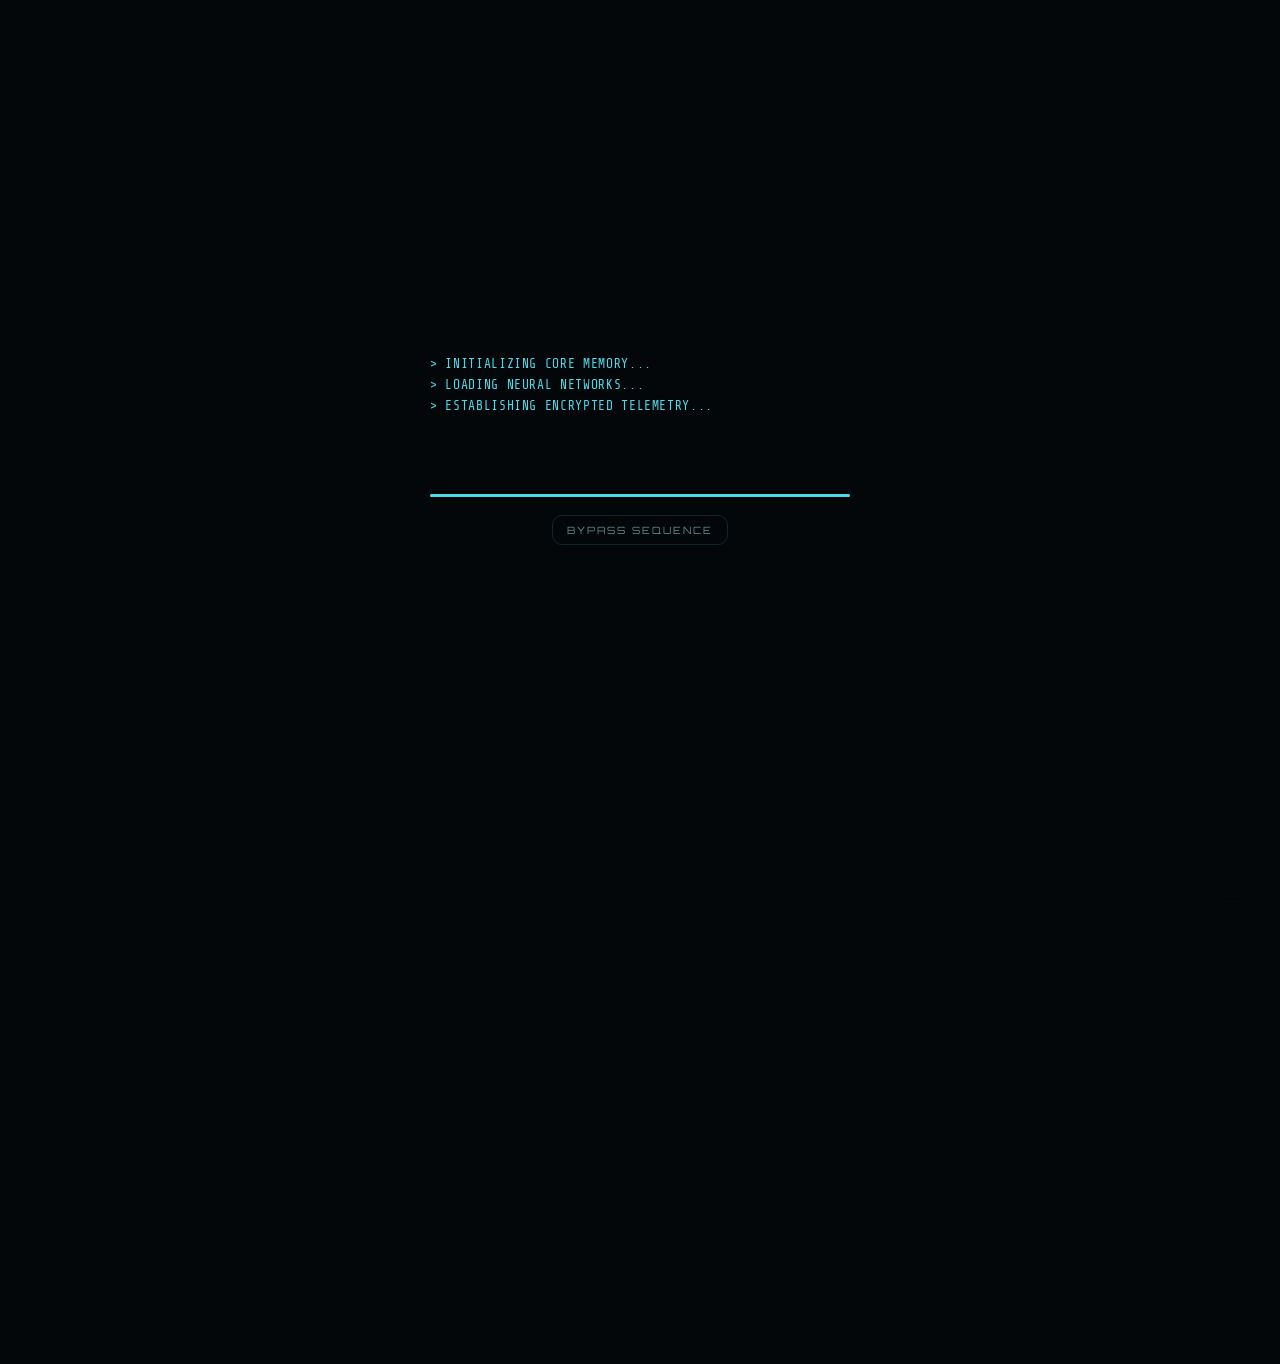
<file: index.html>
<!DOCTYPE html>
<html lang="en" data-theme="blue">
<head>
  <meta charset="UTF-8">
  <meta name="viewport" content="width=device-width, initial-scale=1.0">
  <title>J.A.R.V.I.S. System Interface</title>
  <meta name="description" content="A HUD-style personal assistant interface.">

  <link rel="preconnect" href="https://fonts.googleapis.com">
  <link rel="preconnect" href="https://fonts.gstatic.com" crossorigin>
  <link href="https://fonts.googleapis.com/css2?family=Orbitron:wght@400;500;700;900&family=Rajdhani:wght@400;500;600;700&family=Share+Tech+Mono&display=swap" rel="stylesheet">

  <link rel="stylesheet" href="style.css">
</head>
<body>

  <div id="ambient-glow"></div>
  <canvas id="particle-field"></canvas>

  <!-- Boot Overlay -->
  <div id="boot-overlay">
    <div class="boot-log" id="boot-log" aria-live="polite"></div>
    <div class="boot-bar"><div class="boot-bar-fill" id="boot-bar-fill"></div></div>
    <button class="boot-skip" id="boot-skip-btn">BYPASS SEQUENCE</button>
  </div>

  <!-- Main Application Shell -->
  <div class="shell" id="app-shell">

    <header>
      <div class="brand">J.A.R.V.I.S. <span>// v3.7</span></div>

      <div class="header-controls">
        <div class="status-line"><span class="dot"></span> <span id="system-status-text">ONLINE</span></div>

        <div class="alert-wrap">
          <button class="icon-btn" id="btn-alerts" title="System alerts">
            <svg viewBox="0 0 24 24" fill="none" stroke="currentColor" stroke-width="2"><path d="M18 8a6 6 0 0 0-12 0c0 7-3 9-3 9h18s-3-2-3-9"/><path d="M13.73 21a2 2 0 0 1-3.46 0"/></svg>
            <span class="alert-badge" id="alert-badge" style="display:none;">0</span>
          </button>
          <div class="alert-dropdown" id="alert-dropdown">
            <div class="alert-dropdown-head">SYSTEM ALERTS</div>
            <ul class="alert-list" id="alert-list"></ul>
          </div>
        </div>

        <button class="icon-btn" id="btn-sound-toggle" title="Toggle interface sound">
          <svg viewBox="0 0 24 24" fill="none" stroke="currentColor" stroke-width="2"><path d="M11 5 6 9H2v6h4l5 4V5z"/><path d="M19 8a5 5 0 0 1 0 8"/></svg>
        </button>
        <button class="icon-btn" id="btn-theme-toggle" title="Settings & appearance">
          <svg viewBox="0 0 24 24" fill="none" stroke="currentColor" stroke-width="2"><circle cx="12" cy="12" r="5"/><path d="M12 1v2M12 21v2M4.22 4.22l1.42 1.42M18.36 18.36l1.42 1.42M1 12h2M21 12h2M4.22 19.78l1.42-1.42M18.36 5.64l1.42-1.42"/></svg>
        </button>
        <button class="icon-btn" id="btn-settings-toggle" title="API key settings">
          <svg viewBox="0 0 24 24" fill="none" stroke="currentColor" stroke-width="2"><circle cx="12" cy="12" r="3"/><path d="M19.4 15a1.65 1.65 0 0 0 .33 1.82l.06.06a2 2 0 0 1 0 2.83 2 2 0 0 1-2.83 0l-.06-.06a1.65 1.65 0 0 0-1.82-.33 1.65 1.65 0 0 0-1 1.51V21a2 2 0 0 1-2 2 2 2 0 0 1-2-2v-.09A1.65 1.65 0 0 0 9 19.4a1.65 1.65 0 0 0-1.82.33l-.06.06a2 2 0 0 1-2.83 0 2 2 0 0 1 0-2.83l.06-.06a1.65 1.65 0 0 0 .33-1.82 1.65 1.65 0 0 0-1.51-1H3a2 2 0 0 1-2-2 2 2 0 0 1 2-2h.09A1.65 1.65 0 0 0 4.6 9a1.65 1.65 0 0 0-.33-1.82l-.06-.06a2 2 0 0 1 0-2.83 2 2 0 0 1 2.83 0l.06.06a1.65 1.65 0 0 0 1.82.33H9a1.65 1.65 0 0 0 1-1.51V3a2 2 0 0 1 2-2 2 2 0 0 1 2 2v.09a1.65 1.65 0 0 0 1 1.51 1.65 1.65 0 0 0 1.82-.33l.06-.06a2 2 0 0 1 2.83 0 2 2 0 0 1 0 2.83l-.06.06a1.65 1.65 0 0 0-.33 1.82V9a1.65 1.65 0 0 0 1.51 1H21a2 2 0 0 1 2 2 2 2 0 0 1-2 2h-.09a1.65 1.65 0 0 0-1.51 1z"/></svg>
        </button>
      </div>
    </header>

    <div class="welcome">
      Welcome Back, Raphael
      <span class="sub">All core subsystems operating within nominal parameters.</span>
    </div>

    <nav class="tab-nav" role="tablist" aria-label="Sections">
      <button class="tab-btn" role="tab" data-panel="panel-dashboard" aria-selected="true">DASHBOARD</button>
      <button class="tab-btn" role="tab" data-panel="panel-comms" aria-selected="false">COMMS</button>
      <button class="tab-btn" role="tab" data-panel="panel-tasks" aria-selected="false">TASKS</button>
      <button class="tab-btn" role="tab" data-panel="panel-systems" aria-selected="false">SYSTEMS</button>
      <button class="tab-btn" role="tab" data-panel="panel-workplace" aria-selected="false">WORKPLACE</button>
      <button class="tab-btn" role="tab" data-panel="panel-connections" aria-selected="false">CONNECTIONS</button>
    </nav>

    <main>

      <!-- Panel 1: Dashboard -->
      <section id="panel-dashboard" class="panel active" role="tabpanel">
        <div class="cursor-glow" id="cursor-glow" aria-hidden="true"></div>
        <div class="hud-core" id="hud-core-main">
          <div class="hud-sphere orbit orbit-a"></div>
          <div class="hud-sphere orbit orbit-b">
            <span class="orbit-point p1"></span>
            <span class="orbit-point p2"></span>
            <span class="orbit-point p3"></span>
          </div>
          <div class="hud-sphere orbit orbit-c"></div>

          <svg viewBox="0 0 200 200">
            <circle class="ring ring-outer" cx="100" cy="100" r="92" />
            <circle class="ring ring-tick" cx="100" cy="100" r="82" stroke-dasharray="2 6" />
            <circle class="ring ring-sweep" cx="100" cy="100" r="72" stroke-dasharray="110 220" />
            <circle class="ring ring-sweep-slow" cx="100" cy="100" r="62" />
          </svg>

          <canvas class="blob-canvas" width="220" height="220"></canvas>

          <div class="core-center">
            <div class="label">STATUS</div>
            <div class="value hud-status-value">READY</div>
          </div>
        </div>

        <div class="dashboard-grid" id="dashboard-grid">

          <div class="widget" id="widget-clock">
            <div class="widget-header"><span>System Telemetry</span><span class="drag-handle">⋮⋮</span></div>
            <div class="electric-clock">
              <div class="digital-time"><span id="clock-time">--:--:--</span></div>
              <div class="digital-date" id="clock-date">----</div>
              <div class="clock-zone" id="clock-zone">REGION: --</div>
            </div>
          </div>

          <div class="widget" id="widget-weather">
            <div class="widget-header"><span>Atmospheric Data</span><span class="drag-handle">⋮⋮</span></div>
            <div class="weather-display">
              <div class="weather-temp" id="weather-temp">--°</div>
              <div class="weather-desc" id="weather-desc">LOCATING…</div>
              <div class="weather-meta">
                <span>HUMIDITY: <span id="weather-humidity">--</span>%</span>
                <span>WIND: <span id="weather-wind">--</span> KM/H</span>
              </div>
            </div>
          </div>

          <div class="widget scratchpad-widget" id="widget-scratchpad">
            <div class="widget-header"><span>Tactical Scratchpad</span><span class="drag-handle">⋮⋮</span></div>
            <textarea id="daily-scratchpad" placeholder="Record temporary notes..."></textarea>
          </div>

          <div class="widget pomodoro-widget" id="widget-pomodoro">
            <div class="widget-header"><span>Focus Cycle</span><span class="drag-handle">⋮⋮</span></div>
            <div class="pomodoro-display" id="pomo-display">25:00</div>
            <div class="widget-btn-group">
              <button class="widget-btn" id="pomo-start">START</button>
              <button class="widget-btn" id="pomo-reset">RESET</button>
            </div>
          </div>

          <div class="widget ambient-widget" id="widget-ambient">
            <div class="widget-header"><span>Ambient Sound</span><span class="drag-handle">⋮⋮</span></div>
            <p class="card-sub">Generated live — no files, works offline</p>
            <div class="ambient-row">
              <button class="widget-btn" id="btn-ambient-rain">🌧 RAIN</button>
              <button class="widget-btn" id="btn-ambient-white">▓ WHITE NOISE</button>
            </div>
            <div class="setting-row">
              <label for="ambient-volume">VOLUME</label>
              <input type="range" id="ambient-volume" min="0" max="1" step="0.01" value="0.4">
            </div>
          </div>

        </div>
      </section>

      <!-- Panel 2: Comms Terminal -->
      <section id="panel-comms" class="panel" role="tabpanel">
        <div class="comms-layout">

          <div class="comms-hud">
            <div class="hud-core" id="hud-core-comms">
              <div class="hud-sphere orbit orbit-a"></div>
              <div class="hud-sphere orbit orbit-b">
                <span class="orbit-point p1"></span>
                <span class="orbit-point p2"></span>
                <span class="orbit-point p3"></span>
              </div>
              <div class="hud-sphere orbit orbit-c"></div>

              <svg viewBox="0 0 200 200">
                <circle class="ring ring-outer" cx="100" cy="100" r="92" />
                <circle class="ring ring-tick" cx="100" cy="100" r="82" stroke-dasharray="2 6" />
                <circle class="ring ring-sweep" cx="100" cy="100" r="72" stroke-dasharray="110 220" />
                <circle class="ring ring-sweep-slow" cx="100" cy="100" r="62" />
              </svg>

              <canvas class="blob-canvas" width="220" height="220"></canvas>

              <div class="core-center">
                <div class="label">STATUS</div>
                <div class="value hud-status-value">READY</div>
              </div>
            </div>
            <p class="comms-hud-caption">Live response indicator</p>
            <button class="widget-btn" id="btn-briefing">🎙 DAILY BRIEFING</button>
          </div>

          <div class="comms-main">
            <div class="chat-window">
              <div class="chat-log" id="chat-log">
                <div class="chat-empty" id="chat-empty">JARVIS active. Awaiting voice or textual input...</div>
              </div>
            </div>

            <div class="command-bar">
              <form id="chat-form">
                <span class="prompt-glyph">&gt;</span>
                <input type="text" id="chat-input" placeholder="Type a command, e.g. 'create task publish report priority:high'..." autocomplete="off">
                <button type="button" class="mic-btn" id="btn-mic">
                  <svg viewBox="0 0 24 24" fill="none" stroke="currentColor" stroke-width="2"><path d="M12 1a3 3 0 0 0-3 3v8a3 3 0 0 0 6 0V4a3 3 0 0 0-3-3z"/><path d="M19 10v2a7 7 0 0 1-14 0v-2"/><line x1="12" y1="19" x2="12" y2="23"/><line x1="8" y1="23" x2="16" y2="23"/></svg>
                  <span id="mic-text">MIC</span>
                </button>
                <button type="submit">TRANSMIT</button>
              </form>
            </div>
            <p class="chat-hint" id="chat-hint">No API key set — <button type="button" id="chat-hint-btn">add your Google AI Studio key</button> to enable live responses.</p>
            <div class="chat-hint">Local commands still work without a key: "create task [title]", "create folder [name]", "create file [filename]"</div>
          </div>

        </div>
      </section>

      <!-- Panel 3: Tasks Kanban Board -->
      <section id="panel-tasks" class="panel" role="tabpanel">
        <div class="tasks-wrap">
          <h2>Task Board</h2>
          <form class="task-form" id="task-form">
            <input type="text" id="task-input-text" placeholder="Add new task detail..." required>
            <select id="task-input-priority" aria-label="Priority">
              <option value="low">Low Priority</option>
              <option value="medium" selected>Medium Priority</option>
              <option value="high">High Priority</option>
            </select>
            <input type="date" id="task-input-due" aria-label="Due date">
            <button type="submit">ADD TASK</button>
          </form>

          <nav class="task-tab-nav" role="tablist" aria-label="Task category">
            <button class="task-tab-btn" role="tab" aria-selected="true" data-status="todo">TO DO</button>
            <button class="task-tab-btn" role="tab" aria-selected="false" data-status="developing">DEVELOPING</button>
            <button class="task-tab-btn" role="tab" aria-selected="false" data-status="done">COMPLETED</button>
          </nav>

          <div class="kanban" id="kanban" data-active="todo">
            <div class="kanban-col" data-status="todo">
              <div class="kanban-head"><span>To Do</span><span class="kanban-count" id="count-todo">0</span></div>
              <ul class="kanban-list" id="list-todo"></ul>
              <p class="kanban-empty" id="empty-todo">Nothing queued.</p>
            </div>
            <div class="kanban-col" data-status="developing">
              <div class="kanban-head"><span>In Development</span><span class="kanban-count" id="count-developing">0</span></div>
              <ul class="kanban-list" id="list-developing"></ul>
              <p class="kanban-empty" id="empty-developing">Nothing in progress.</p>
            </div>
            <div class="kanban-col" data-status="done">
              <div class="kanban-head"><span>Completed</span><span class="kanban-count" id="count-done">0</span></div>
              <ul class="kanban-list" id="list-done"></ul>
              <p class="kanban-empty" id="empty-done">Nothing completed yet.</p>
            </div>
          </div>
        </div>
      </section>

      <!-- Panel 4: Systems Panel -->
      <section id="panel-systems" class="panel" role="tabpanel">
        <div class="systems-grid">
          <div class="systems-card">
            <h3>Visual Matrix Theme</h3>
            <p class="card-sub">Select primary system palette</p>
            <div class="theme-swatches">
              <button class="swatch blue active" data-theme="blue" title="Blue" aria-label="Blue theme"></button>
              <button class="swatch amber" data-theme="amber" title="Amber" aria-label="Amber theme"></button>
              <button class="swatch red" data-theme="red" title="Red" aria-label="Red theme"></button>
            </div>
          </div>

          <div class="systems-card">
            <h3>Audio Feedback &amp; Speech Synthesis</h3>
            <p class="card-sub">Voice profile configuration</p>
            <div class="setting-row">
              <label for="sys-voice-speed">SPEECH RATE</label>
              <input type="range" id="sys-voice-speed" min="0.5" max="1.5" step="0.1" value="1.0">
            </div>
            <div class="setting-row">
              <label for="sys-voice-pitch">PITCH FREQUENCY</label>
              <input type="range" id="sys-voice-pitch" min="0.5" max="1.5" step="0.1" value="0.8">
            </div>
            <button class="widget-btn" id="btn-test-voice">TEST VOICE OUTPUT</button>
          </div>

          <div class="systems-card">
            <h3>Core Telemetry</h3>
            <div class="row"><span>Model Target</span><span>gemini-3.6-flash</span></div>
            <div class="row"><span>Voice Profile</span><span id="voice-name-label">Detecting…</span></div>
            <div class="row"><span>Local Persistence</span><span>Active</span></div>
            <div class="row"><span>API Key</span><span id="sys-api-status">Not set</span></div>
          </div>
        </div>
      </section>

      <!-- Panel 5: Workplace File Explorer & Terminal -->
      <section id="panel-workplace" class="panel" role="tabpanel">
        <div class="tasks-wrap">
          <h2>Virtual Workspace File Tree</h2>
          <div class="file-tree" id="file-tree">
            <ul class="fs-list" id="fs-root-list"></ul>
          </div>

          <div class="command-terminal">
            <div class="terminal-output" id="terminal-output">
              <div class="log-entry sys-msg">Workspace Terminal v1.0. Type 'help' for commands.</div>
            </div>
            <div class="terminal-input-bar">
              <span class="prompt-glyph">&gt;</span>
              <input type="text" id="terminal-input" placeholder="Execute command (e.g. mkdir project, touch main.js)..." autocomplete="off">
            </div>
          </div>
        </div>
      </section>

      <!-- Panel 6: Connections — quick-launch hub for other sites/apps -->
      <section id="panel-connections" class="panel" role="tabpanel">
        <div class="tasks-wrap">
          <h2>Linked Systems</h2>
          <p class="card-sub" style="margin-bottom:16px;">
            A quick-launch hub, sir — not a login integration. JARVIS opens these in a new tab; it does not
            authenticate into your accounts (a static site can't safely hold real login credentials).
          </p>

          <div class="connections-presets" id="connections-presets"></div>

          <form class="task-form" id="connection-form">
            <input type="text" id="connection-name" placeholder="Service name (e.g. Notion)" required>
            <input type="text" id="connection-url" placeholder="https://..." required>
            <button type="submit">ADD LINK</button>
          </form>

          <div class="connections-grid" id="connections-grid"></div>
          <p class="kanban-empty" id="connections-empty">No linked systems yet, sir. Add one above.</p>
        </div>
      </section>

    </main>

    <footer>
      <div>J.A.R.V.I.S. INTERFACE ENGINE</div>
      <div>SECURE ENCRYPTION ACTIVE</div>
    </footer>
  </div>

  <!-- Settings Modal -->
  <div class="modal-overlay" id="settings-modal">
    <div class="modal">
      <h2>Google Gemini API Key</h2>
      <p>
        Paste your Google AI Studio key to enable live Gemini-powered responses in COMMS.
        Saved in this browser's local storage — never sent anywhere except directly to Google's API.
        Get a free key at <a href="https://aistudio.google.com/apikey" target="_blank" rel="noopener">aistudio.google.com/apikey</a>.
      </p>
      <input type="text" id="api-key-input" placeholder="AIzaSy..." autocomplete="off">
      <div class="modal-actions">
        <button class="secondary" id="btn-modal-close">CANCEL</button>
        <button class="primary" id="btn-modal-save">SAVE CONFIG</button>
      </div>
    </div>
  </div>

  <!-- Command Palette — press Ctrl+K / Cmd+K anywhere, or tap the ⌘ button -->
  <button class="palette-trigger" id="palette-trigger" title="Command palette (Ctrl+K)">⌘</button>
  <div class="modal-overlay palette-overlay" id="palette-overlay">
    <div class="palette">
      <div class="palette-input-row">
        <span class="prompt-glyph">&gt;</span>
        <input type="text" id="palette-input" placeholder="Search commands — jump to a tab, add a task, toggle a theme..." autocomplete="off">
        <span class="palette-esc">ESC</span>
      </div>
      <ul class="palette-list" id="palette-list"></ul>
    </div>
  </div>

  <script src="app.js"></script>
</body>
</html>
</file>
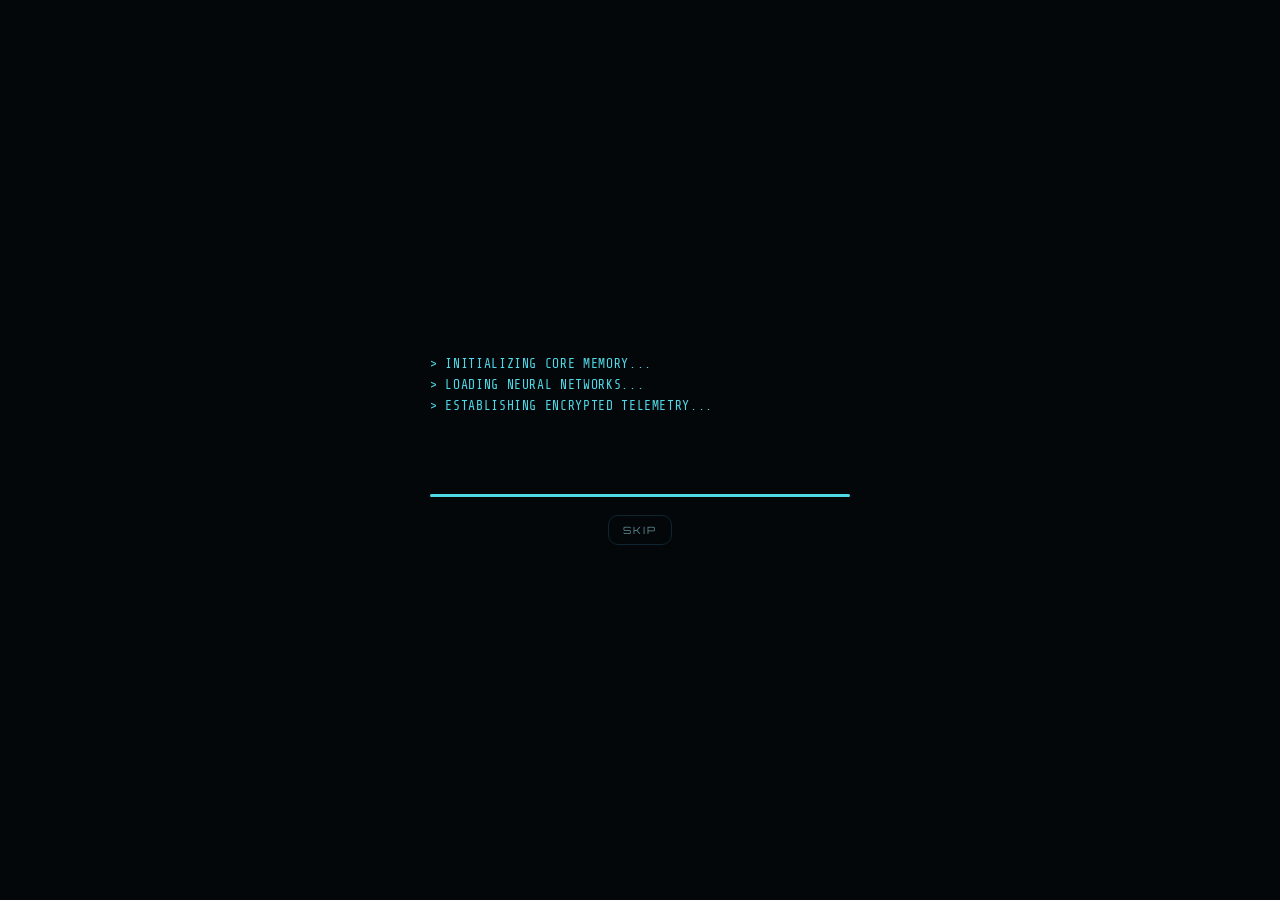
<file: index6.html>
<!DOCTYPE html>
<html lang="en">
<head>
<meta charset="UTF-8">
<meta name="viewport" content="width=device-width, initial-scale=1.0">
<title>J.A.R.V.I.S. — Interface</title>
<meta name="description" content="A HUD-style personal assistant interface.">

<link rel="preconnect" href="https://fonts.googleapis.com">
<link rel="preconnect" href="https://fonts.gstatic.com" crossorigin>
<link href="https://fonts.googleapis.com/css2?family=Orbitron:wght@500;700;900&family=Rajdhani:wght@400;500;600;700&family=Share+Tech+Mono&display=swap" rel="stylesheet">
<link rel="stylesheet" href="style.css">
</head>
<body>

<!-- ===================== Boot sequence overlay ===================== -->
<div id="boot-overlay">
  <div class="boot-log" id="boot-log" aria-live="polite"></div>
  <div class="boot-bar"><div class="boot-bar-fill" id="boot-bar-fill"></div></div>
  <button class="boot-skip" id="boot-skip">SKIP</button>
</div>

<!-- Ambient background glow (soft color washes behind the grid) -->
<div id="ambient-glow"></div>

<!-- Ambient particle background -->
<canvas id="particle-field"></canvas>

<div class="shell" id="shell">

  <header>
    <div class="brand">J<span>·</span>A<span>·</span>R<span>·</span>V<span>·</span>I<span>·</span>S</div>
    <div class="header-controls">
      <div class="status-line"><span class="dot"></span> SYSTEM ONLINE</div>
      <button class="icon-btn" id="mute-toggle" title="Toggle sound" aria-pressed="false">
        <svg viewBox="0 0 24 24" fill="none" stroke="currentColor" stroke-width="2"><path d="M11 5 6 9H2v6h4l5 4V5z"/><path d="M19 8a5 5 0 0 1 0 8"/></svg>
      </button>
      <button class="icon-btn" id="settings-btn" title="API settings">
        <svg viewBox="0 0 24 24" fill="none" stroke="currentColor" stroke-width="2"><circle cx="12" cy="12" r="3"/><path d="M19.4 15a1.7 1.7 0 0 0 .34 1.87l.06.06a2 2 0 1 1-2.83 2.83l-.06-.06a1.7 1.7 0 0 0-1.87-.34 1.7 1.7 0 0 0-1 1.55V21a2 2 0 0 1-4 0v-.09A1.7 1.7 0 0 0 9 19.4a1.7 1.7 0 0 0-1.87.34l-.06.06a2 2 0 1 1-2.83-2.83l.06-.06A1.7 1.7 0 0 0 4.6 15a1.7 1.7 0 0 0-1.55-1H3a2 2 0 0 1 0-4h.09A1.7 1.7 0 0 0 4.6 9a1.7 1.7 0 0 0-.34-1.87l-.06-.06a2 2 0 1 1 2.83-2.83l.06.06A1.7 1.7 0 0 0 9 4.6a1.7 1.7 0 0 0 1-1.55V3a2 2 0 0 1 4 0v.09a1.7 1.7 0 0 0 1 1.55 1.7 1.7 0 0 0 1.87-.34l.06-.06a2 2 0 1 1 2.83 2.83l-.06.06A1.7 1.7 0 0 0 19.4 9a1.7 1.7 0 0 0 1.55 1H21a2 2 0 0 1 0 4h-.09a1.7 1.7 0 0 0-1.51 1z"/></svg>
      </button>
    </div>
  </header>

  <p class="welcome">Welcome back, sir
    <span class="sub" id="welcome-sub">All systems nominal</span>
  </p>

  <nav class="tab-nav" role="tablist" aria-label="Sections">
    <button class="tab-btn" role="tab" aria-selected="true" data-tab="dashboard">DASHBOARD</button>
    <button class="tab-btn" role="tab" aria-selected="false" data-tab="comms">COMMS</button>
    <button class="tab-btn" role="tab" aria-selected="false" data-tab="tasks">TASKS</button>
    <button class="tab-btn" role="tab" aria-selected="false" data-tab="systems">SYSTEMS</button>
  </nav>

  <!-- ===================== Dashboard panel ===================== -->
  <section class="panel active" id="panel-dashboard" role="tabpanel">
    <aside class="readout left">
      <div class="title">Local Time</div>
      <div class="row"><span>Clock</span><span id="clock-time">--:--:--</span></div>
      <div class="row"><span>Date</span><span id="clock-date">----</span></div>
      <div class="row"><span>Zone</span><span id="clock-zone">--</span></div>
      <div class="waveform" aria-hidden="true">
        <span></span><span></span><span></span><span></span>
        <span></span><span></span><span></span><span></span>
      </div>
    </aside>

    <div class="hud-core" id="hud-core">
      <svg viewBox="0 0 200 200">
        <circle class="ring ring-outer" cx="100" cy="100" r="92"/>
        <circle class="ring ring-outer" cx="100" cy="100" r="70" opacity="0.5"/>
        <g class="ring-tick">
          <line x1="100" y1="6" x2="100" y2="16"/>
          <line x1="100" y1="184" x2="100" y2="194"/>
          <line x1="6" y1="100" x2="16" y2="100"/>
          <line x1="184" y1="100" x2="194" y2="100"/>
        </g>
        <circle class="ring ring-sweep" cx="100" cy="100" r="92" stroke-dasharray="40 500" stroke-dashoffset="0"/>
        <circle class="ring ring-sweep-slow" cx="100" cy="100" r="80"/>
      </svg>
      <div class="core-center">
        <div class="label">STATUS</div>
        <div class="value" id="hud-status">READY</div>
      </div>
    </div>

    <aside class="readout right">
      <div class="title">Weather</div>
      <div class="row"><span>Location</span><span id="weather-loc">Locating…</span></div>
      <div class="row"><span>Temp</span><span id="weather-temp">--°</span></div>
      <div class="row"><span>Condition</span><span id="weather-cond">--</span></div>
    </aside>
  </section>

  <!-- ===================== Comms panel ===================== -->
  <section class="panel" id="panel-comms" role="tabpanel">
    <div class="chat-window">
      <div class="chat-log" id="chat-log">
        <p class="chat-empty" id="chat-empty">No transmissions yet. Say hello, sir.</p>
      </div>
    </div>
    <div class="command-bar">
      <form id="command-form">
        <span class="prompt-glyph">&gt;</span>
        <input id="command-input" type="text" placeholder="Type a command…" autocomplete="off">
        <button type="button" class="mic-btn" id="mic-btn" title="Voice input">
          <svg viewBox="0 0 24 24" fill="none" stroke="currentColor" stroke-width="2"><path d="M12 1a3 3 0 0 0-3 3v8a3 3 0 0 0 6 0V4a3 3 0 0 0-3-3z"/><path d="M19 10v2a7 7 0 0 1-14 0v-2M12 19v4"/></svg>
        </button>
        <button type="submit">Send</button>
      </form>
    </div>
    <p class="chat-hint" id="chat-hint">No API key set — <button type="button" id="chat-hint-btn">add your Google AI Studio API key</button> to enable live responses.</p>
    <p class="chat-hint" id="handsfree-hint" style="display:none;">Hands-free mode is on — JARVIS will listen again automatically after each reply. Click the mic to stop.</p>
  </section>

  <!-- ===================== Tasks panel ===================== -->
  <section class="panel" id="panel-tasks" role="tabpanel">
    <div class="tasks-wrap">
      <h2>Task Board</h2>

      <form class="task-form" id="task-form">
        <input id="task-input" type="text" placeholder="Add a new task…" autocomplete="off">
        <select id="task-priority" aria-label="Priority">
          <option value="low">Low</option>
          <option value="medium" selected>Medium</option>
          <option value="high">High</option>
        </select>
        <input id="task-due" type="date" aria-label="Due date">
        <button type="submit">Add</button>
      </form>

      <nav class="task-tab-nav" role="tablist" aria-label="Task category">
        <button class="task-tab-btn" role="tab" aria-selected="true" data-status="todo">TO DO</button>
        <button class="task-tab-btn" role="tab" aria-selected="false" data-status="developing">DEVELOPING</button>
        <button class="task-tab-btn" role="tab" aria-selected="false" data-status="done">COMPLETED</button>
      </nav>

      <div class="kanban" id="kanban" data-active="todo">

        <div class="kanban-col" data-status="todo">
          <div class="kanban-head">
            <span>To Do</span>
            <span class="kanban-count" id="count-todo">0</span>
          </div>
          <ul class="kanban-list" id="list-todo"></ul>
          <p class="kanban-empty" id="empty-todo">Nothing queued.</p>
        </div>

        <div class="kanban-col" data-status="developing">
          <div class="kanban-head">
            <span>Developing</span>
            <span class="kanban-count" id="count-developing">0</span>
          </div>
          <ul class="kanban-list" id="list-developing"></ul>
          <p class="kanban-empty" id="empty-developing">Nothing in progress.</p>
        </div>

        <div class="kanban-col" data-status="done">
          <div class="kanban-head">
            <span>Completed</span>
            <span class="kanban-count" id="count-done">0</span>
          </div>
          <ul class="kanban-list" id="list-done"></ul>
          <p class="kanban-empty" id="empty-done">Nothing completed yet.</p>
        </div>

      </div>

      <p class="task-summary" id="task-summary"></p>
    </div>
  </section>

  <!-- ===================== Systems panel ===================== -->
  <section class="panel" id="panel-systems" role="tabpanel">
    <div class="systems-grid">

      <div class="systems-card">
        <h3>Power</h3>
        <div class="row"><span>Battery</span><span id="sys-battery">Checking…</span></div>
        <div class="row"><span>Charging</span><span id="sys-charging">--</span></div>
      </div>

      <div class="systems-card">
        <h3>Connection</h3>
        <div class="row"><span>Status</span><span id="sys-online">--</span></div>
        <div class="row"><span>Type</span><span id="sys-conn-type">--</span></div>
      </div>

      <div class="systems-card">
        <h3>Display</h3>
        <div class="row"><span>Resolution</span><span id="sys-resolution">--</span></div>
        <div class="row"><span>Platform</span><span id="sys-platform">--</span></div>
      </div>

      <div class="systems-card">
        <h3>Interface Theme</h3>
        <div class="theme-swatches">
          <button class="swatch blue active" data-theme="blue" title="Blue" aria-label="Blue theme"></button>
          <button class="swatch amber" data-theme="amber" title="Amber" aria-label="Amber theme"></button>
          <button class="swatch red" data-theme="red" title="Red" aria-label="Red theme"></button>
        </div>
      </div>

      <div class="systems-card">
        <h3>Audio</h3>
        <div class="mute-row">
          <span style="font-size:13px;color:var(--text-lo);">Interface sound</span>
          <button class="toggle" id="sound-toggle" aria-pressed="false"></button>
        </div>
        <div class="mute-row" style="margin-top:12px;">
          <span style="font-size:13px;color:var(--text-lo);">Voice replies</span>
          <button class="toggle" id="voice-toggle" aria-pressed="false"></button>
        </div>
        <div class="mute-row" style="margin-top:12px;">
          <span style="font-size:13px;color:var(--text-lo);">Hands-free mode</span>
          <button class="toggle" id="handsfree-toggle" aria-pressed="false"></button>
        </div>
      </div>

      <div class="systems-card">
        <h3>API Key</h3>
        <div class="row"><span>Status</span><span id="sys-api-status">Not set</span></div>
        <button class="icon-btn" id="sys-settings-btn" style="width:auto; padding:0 12px; height:30px; margin-top:10px; font-family:var(--font-display); font-size:10px; letter-spacing:0.1em;">MANAGE</button>
      </div>

    </div>
  </section>

  <footer>
    <span>BUILD 0.2.0</span>
    <span id="footer-status">ALL SYSTEMS NOMINAL</span>
  </footer>

</div>

<!-- ===================== Settings modal ===================== -->
<div class="modal-overlay" id="settings-modal">
  <div class="modal">
    <h2>Google Gemini API Key</h2>
    <p>
      Paste your Google AI Studio API key to enable live Gemini-powered responses in COMMS.
      It's saved in this browser's local storage so you won't need to re-enter it next visit — it is never sent anywhere except directly to Google's API.
      Get a free key at
      <a href="https://aistudio.google.com/apikey" target="_blank" rel="noopener">aistudio.google.com/apikey</a>.
      Because this is a static site, the key is stored in plain text in this browser — don't use this on a shared or public computer.
    </p>
    <input type="password" id="api-key-input" placeholder="AIza…" autocomplete="off">
    <div class="modal-actions">
      <button class="secondary" id="settings-cancel">Close</button>
      <button class="primary" id="settings-save">Save Key</button>
    </div>
  </div>
</div>

<script src="app.js"></script>
</body>
</html>
</file>
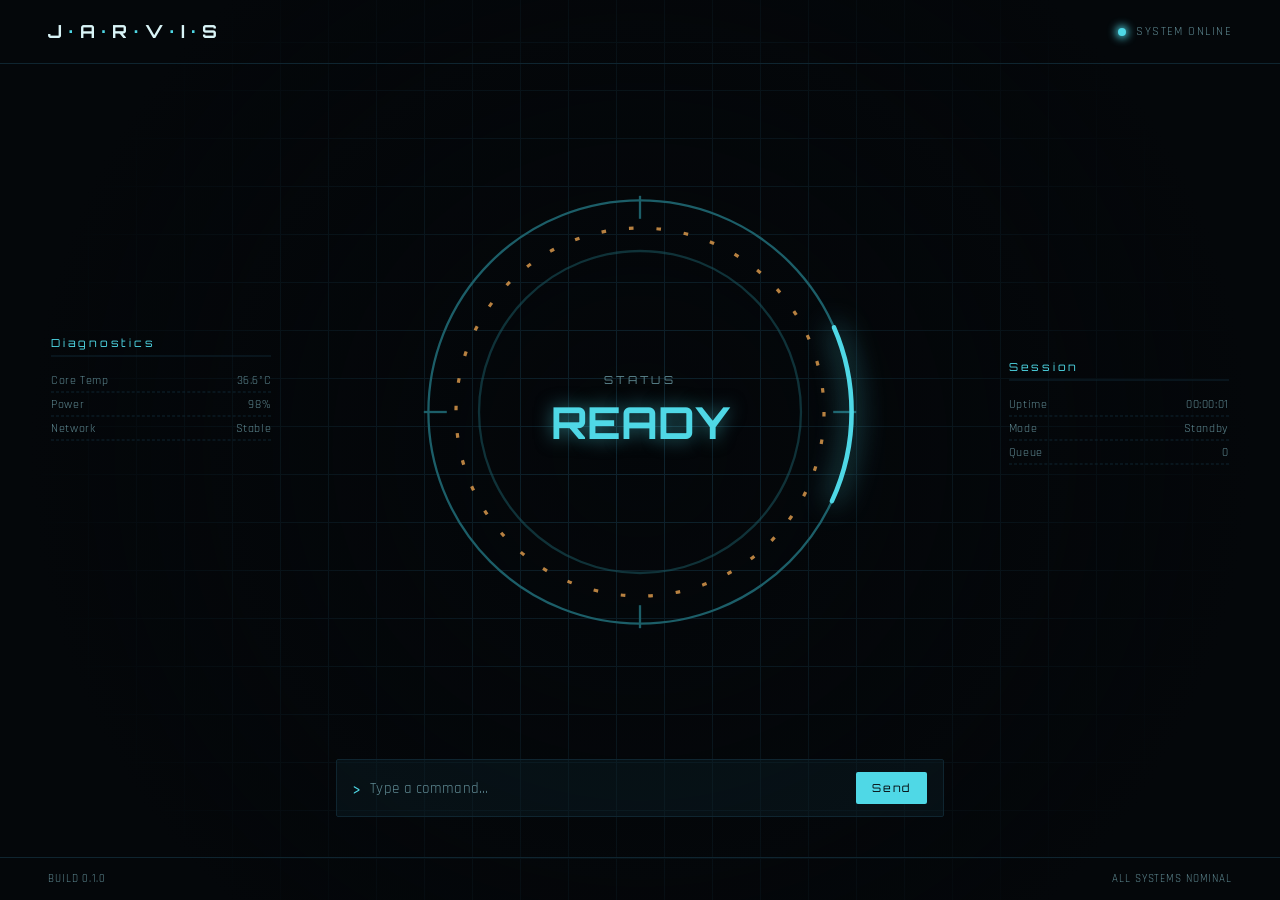
<file: jarvis 1.html>
<!DOCTYPE html>
<html lang="en">
<head>
<meta charset="UTF-8">
<meta name="viewport" content="width=device-width, initial-scale=1.0">
<title>J.A.R.V.I.S. — Interface</title>
<meta name="description" content="A HUD-style AI interface skeleton.">

<!-- Two typefaces: Orbitron for display/labels, Rajdhani for body/data -->
<link rel="preconnect" href="https://fonts.googleapis.com">
<link rel="preconnect" href="https://fonts.gstatic.com" crossorigin>
<link href="https://fonts.googleapis.com/css2?family=Orbitron:wght@500;700;900&family=Rajdhani:wght@400;500;600;700&display=swap" rel="stylesheet">

<style>
  /* ---------- Design tokens ---------- */
  :root{
    --bg-0:#04070a;          /* deep base */
    --bg-1:#070d12;          /* panel base */
    --line:#0f2530;          /* hairline / grid */
    --cyan:#4fd8e6;          /* primary signal */
    --cyan-dim:#1c5e68;
    --amber:#e6a04f;         /* secondary / alert accent */
    --text-hi:#d9f4f7;
    --text-lo:#5f8992;
    --danger:#e65f5f;
    --radius:2px;
    --font-display: 'Orbitron', sans-serif;
    --font-body: 'Rajdhani', sans-serif;
  }

  *{ box-sizing:border-box; margin:0; padding:0; }

  html,body{
    height:100%;
    background:var(--bg-0);
    color:var(--text-hi);
    font-family:var(--font-body);
    overflow-x:hidden;
  }

  body{
    background-image:
      linear-gradient(var(--line) 1px, transparent 1px),
      linear-gradient(90deg, var(--line) 1px, transparent 1px);
    background-size:48px 48px;
    background-position:center;
  }

  /* subtle vignette so the grid doesn't fight the HUD */
  body::before{
    content:"";
    position:fixed; inset:0;
    background:radial-gradient(circle at center, transparent 0%, var(--bg-0) 78%);
    pointer-events:none;
    z-index:0;
  }

  @media (prefers-reduced-motion: reduce){
    *{ animation-duration:0.001s !important; animation-iteration-count:1 !important; transition-duration:0.001s !important; }
  }

  /* ---------- Layout shell ---------- */
  .shell{
    position:relative;
    z-index:1;
    min-height:100vh;
    display:grid;
    grid-template-rows:auto 1fr auto;
  }

  /* ---------- Top bar ---------- */
  header{
    display:flex;
    align-items:center;
    justify-content:space-between;
    padding:20px clamp(16px,4vw,48px);
    border-bottom:1px solid var(--line);
  }

  .brand{
    font-family:var(--font-display);
    font-weight:700;
    font-size:clamp(14px,2vw,18px);
    letter-spacing:0.35em;
    color:var(--text-hi);
  }
  .brand span{ color:var(--cyan); }

  .status-line{
    display:flex;
    align-items:center;
    gap:10px;
    font-family:var(--font-body);
    font-size:12px;
    letter-spacing:0.12em;
    text-transform:uppercase;
    color:var(--text-lo);
  }

  .dot{
    width:8px; height:8px; border-radius:50%;
    background:var(--cyan);
    box-shadow:0 0 8px 2px var(--cyan);
    animation:pulse 2.2s ease-in-out infinite;
  }

  @keyframes pulse{
    0%,100%{ opacity:1; transform:scale(1); }
    50%{ opacity:0.4; transform:scale(0.75); }
  }

  /* ---------- Main HUD stage ---------- */
  main{
    position:relative;
    display:flex;
    align-items:center;
    justify-content:center;
    padding:32px 16px;
  }

  .hud-core{
    position:relative;
    width:min(62vw, 460px);
    aspect-ratio:1/1;
    display:flex;
    align-items:center;
    justify-content:center;
  }

  .hud-core svg{ width:100%; height:100%; overflow:visible; }

  .ring{ transform-origin:50% 50%; fill:none; }
  .ring-outer{ stroke:var(--cyan-dim); stroke-width:1; }
  .ring-tick{ stroke:var(--cyan-dim); stroke-width:1; }
  .ring-sweep{
    stroke:var(--cyan);
    stroke-width:2;
    stroke-linecap:round;
    filter:drop-shadow(0 0 6px var(--cyan));
    animation:spin 6s linear infinite;
  }
  .ring-sweep-slow{
    stroke:var(--amber);
    stroke-width:1.4;
    stroke-dasharray:2 10;
    opacity:0.8;
    animation:spin-rev 14s linear infinite;
  }

  @keyframes spin{ to{ transform:rotate(360deg); } }
  @keyframes spin-rev{ to{ transform:rotate(-360deg); } }

  .core-center{
    position:absolute;
    text-align:center;
    font-family:var(--font-display);
  }
  .core-center .label{
    font-size:11px;
    letter-spacing:0.3em;
    color:var(--text-lo);
    margin-bottom:8px;
  }
  .core-center .value{
    font-size:clamp(28px,5vw,44px);
    font-weight:700;
    color:var(--cyan);
    text-shadow:0 0 18px rgba(79,216,230,0.55);
  }

  /* ---------- Side readouts ---------- */
  .readout{
    position:absolute;
    width:220px;
    font-size:12px;
    color:var(--text-lo);
    letter-spacing:0.05em;
    display:none;
  }
  @media (min-width: 900px){ .readout{ display:block; } }

  .readout.left{ left:clamp(16px,4vw,64px); top:50%; transform:translateY(-50%); }
  .readout.right{ right:clamp(16px,4vw,64px); top:50%; transform:translateY(-50%); }

  .readout .title{
    font-family:var(--font-display);
    font-size:11px;
    letter-spacing:0.25em;
    color:var(--cyan);
    margin-bottom:12px;
    border-bottom:1px solid var(--line);
    padding-bottom:6px;
  }

  .readout .row{
    display:flex;
    justify-content:space-between;
    padding:4px 0;
    border-bottom:1px dashed var(--line);
  }

  /* animated bar-graph waveform, pure CSS, no libraries */
  .waveform{
    display:flex;
    align-items:flex-end;
    gap:3px;
    height:36px;
    margin-top:12px;
  }
  .waveform span{
    flex:1;
    background:var(--cyan-dim);
    animation:wave 1.4s ease-in-out infinite;
  }
  .waveform span:nth-child(odd){ background:var(--cyan); }
  @keyframes wave{
    0%,100%{ height:20%; }
    50%{ height:90%; }
  }
  .waveform span:nth-child(1){ animation-delay:0.0s; }
  .waveform span:nth-child(2){ animation-delay:0.15s; }
  .waveform span:nth-child(3){ animation-delay:0.3s; }
  .waveform span:nth-child(4){ animation-delay:0.45s; }
  .waveform span:nth-child(5){ animation-delay:0.6s; }
  .waveform span:nth-child(6){ animation-delay:0.3s; }
  .waveform span:nth-child(7){ animation-delay:0.15s; }
  .waveform span:nth-child(8){ animation-delay:0.0s; }

  /* ---------- Command input ---------- */
  .command-bar{
    max-width:640px;
    margin:0 auto;
    padding:0 16px 40px;
    width:100%;
  }

  .command-bar form{
    display:flex;
    align-items:center;
    gap:10px;
    border:1px solid var(--line);
    background:rgba(15,37,48,0.35);
    padding:12px 16px;
    border-radius:var(--radius);
  }

  .command-bar .prompt-glyph{
    color:var(--cyan);
    font-family:var(--font-display);
    font-size:14px;
  }

  .command-bar input{
    flex:1;
    background:none;
    border:none;
    outline:none;
    color:var(--text-hi);
    font-family:var(--font-body);
    font-size:15px;
    letter-spacing:0.02em;
  }
  .command-bar input::placeholder{ color:var(--text-lo); }

  .command-bar button{
    font-family:var(--font-display);
    font-size:11px;
    letter-spacing:0.15em;
    color:var(--bg-0);
    background:var(--cyan);
    border:none;
    padding:9px 16px;
    border-radius:var(--radius);
    cursor:pointer;
    transition:opacity 0.15s ease;
  }
  .command-bar button:hover{ opacity:0.85; }
  .command-bar button:focus-visible,
  .command-bar input:focus-visible{ outline:2px solid var(--cyan); outline-offset:2px; }

  /* ---------- Footer ---------- */
  footer{
    border-top:1px solid var(--line);
    padding:14px clamp(16px,4vw,48px);
    display:flex;
    justify-content:space-between;
    font-size:11px;
    letter-spacing:0.08em;
    color:var(--text-lo);
  }
</style>
</head>
<body>

<div class="shell">

  <header>
    <div class="brand">J<span>·</span>A<span>·</span>R<span>·</span>V<span>·</span>I<span>·</span>S</div>
    <div class="status-line"><span class="dot"></span> SYSTEM ONLINE</div>
  </header>

  <main>

    <!-- Left readout: swap this content for real system/status data -->
    <aside class="readout left">
      <div class="title">Diagnostics</div>
      <div class="row"><span>Core Temp</span><span>36.6°C</span></div>
      <div class="row"><span>Power</span><span>98%</span></div>
      <div class="row"><span>Network</span><span>Stable</span></div>
      <div class="waveform" aria-hidden="true">
        <span></span><span></span><span></span><span></span>
        <span></span><span></span><span></span><span></span>
      </div>
    </aside>

    <!-- Central HUD ring -->
    <div class="hud-core">
      <svg viewBox="0 0 200 200">
        <circle class="ring ring-outer" cx="100" cy="100" r="92"/>
        <circle class="ring ring-outer" cx="100" cy="100" r="70" opacity="0.5"/>
        <!-- tick marks -->
        <g class="ring-tick">
          <line x1="100" y1="6" x2="100" y2="16"/>
          <line x1="100" y1="184" x2="100" y2="194"/>
          <line x1="6" y1="100" x2="16" y2="100"/>
          <line x1="184" y1="100" x2="194" y2="100"/>
        </g>
        <!-- animated sweep arcs -->
        <circle class="ring ring-sweep" cx="100" cy="100" r="92"
                stroke-dasharray="40 500" stroke-dashoffset="0"/>
        <circle class="ring ring-sweep-slow" cx="100" cy="100" r="80"/>
      </svg>
      <div class="core-center">
        <div class="label">STATUS</div>
        <div class="value">READY</div>
      </div>
    </div>

    <!-- Right readout: swap this content for real system/status data -->
    <aside class="readout right">
      <div class="title">Session</div>
      <div class="row"><span>Uptime</span><span id="uptime">00:00:00</span></div>
      <div class="row"><span>Mode</span><span>Standby</span></div>
      <div class="row"><span>Queue</span><span>0</span></div>
    </aside>

  </main>

  <div class="command-bar">
    <form id="command-form">
      <span class="prompt-glyph">&gt;</span>
      <input id="command-input" type="text" placeholder="Type a command…" autocomplete="off">
      <button type="submit">Send</button>
    </form>
  </div>

  <footer>
    <span>BUILD 0.1.0</span>
    <span>ALL SYSTEMS NOMINAL</span>
  </footer>

</div>

<script>
  // ---------- Uptime counter ----------
  const startTime = Date.now();
  const uptimeEl = document.getElementById('uptime');
  function pad(n){ return String(n).padStart(2,'0'); }
  function tickUptime(){
    const diff = Math.floor((Date.now() - startTime) / 1000);
    const h = Math.floor(diff / 3600);
    const m = Math.floor((diff % 3600) / 60);
    const s = diff % 60;
    if (uptimeEl) uptimeEl.textContent = `${pad(h)}:${pad(m)}:${pad(s)}`;
  }
  setInterval(tickUptime, 1000);
  tickUptime();

  // ---------- Command bar wiring ----------
  // Replace this handler with a real call (e.g. to the Anthropic API)
  // to turn this skeleton into a working assistant interface.
  const form = document.getElementById('command-form');
  const input = document.getElementById('command-input');

  form.addEventListener('submit', (e) => {
    e.preventDefault();
    const text = input.value.trim();
    if (!text) return;
    console.log('Command submitted:', text);
    // TODO: send `text` to your backend / API here and render the response.
    input.value = '';
  });
</script>

</body>
</html>
</file>
<file: style.css>
/* =========================================================
   J.A.R.V.I.S. INTERFACE — STYLESHEET
   Theming: swap [data-theme] on <html> to retheme everything.
   ========================================================= */

:root {
  --bg-0: #04070a;
  --bg-1: #070d12;
  --line: #0f2530;
  --panel: rgba(15, 37, 48, 0.35);

  --accent: #4fd8e6;
  --accent-dim: #1c5e68;
  --accent-soft: #bfe4ff;

  --warn: #e6a04f;
  --danger: #e65f5f;
  --good: #6fcf97;
  --text-hi: #d9f4f7;
  --text-lo: #5f8992;

  --radius: 10px;
  --radius-lg: 22px;
  --shadow-panel: 0 14px 40px -12px rgba(0, 0, 0, 0.65), 0 0 0 1px rgba(255, 255, 255, 0.05) inset, 0 1px 0 rgba(255, 255, 255, 0.06) inset;
  --shadow-btn: 0 2px 8px -2px rgba(0, 0, 0, 0.5), 0 0 0 1px rgba(255, 255, 255, 0.04) inset;
  --surface: linear-gradient(150deg, rgba(255, 255, 255, 0.045), rgba(255, 255, 255, 0.005) 40%, rgba(0, 0, 0, 0.12));
  --font-display: 'Orbitron', sans-serif;
  --font-body: 'Rajdhani', sans-serif;
  --font-mono: 'Share Tech Mono', monospace;
}

[data-theme="amber"] { --accent: #e6a04f; --accent-dim: #6b4a1c; --accent-soft: #f4d9ad; --warn: #4fd8e6; }
[data-theme="red"]   { --accent: #e65f5f; --accent-dim: #6b1c1c; --accent-soft: #ffd0d0; --warn: #e6a04f; }

* { box-sizing: border-box; margin: 0; padding: 0; }

html, body { height: 100%; background: var(--bg-0); color: var(--text-hi); font-family: var(--font-body); overflow-x: hidden; }

body {
  background-image:
    linear-gradient(var(--line) 1px, transparent 1px),
    linear-gradient(90deg, var(--line) 1px, transparent 1px);
  background-size: 48px 48px;
  background-position: center;
}
body::before {
  content: ""; position: fixed; inset: 0;
  background: radial-gradient(circle at center, transparent 0%, var(--bg-0) 78%);
  pointer-events: none; z-index: 0;
}
body::after {
  content: ""; position: fixed; inset: 0; z-index: 2; pointer-events: none;
  background: linear-gradient(180deg, transparent 0%, rgba(79,216,230,0.03) 50%, transparent 100%);
  background-size: 100% 220%;
  animation: scanline 7s linear infinite;
  mix-blend-mode: screen;
}
@keyframes scanline { 0% { background-position: 0 -120%; } 100% { background-position: 0 220%; } }

@media (prefers-reduced-motion: reduce) {
  * { animation-duration: 0.001s !important; animation-iteration-count: 1 !important; transition-duration: 0.001s !important; }
}

#particle-field { position: fixed; inset: 0; z-index: 0; pointer-events: none; }
#ambient-glow {
  position: fixed; inset: 0; z-index: 0; pointer-events: none;
  background:
    radial-gradient(ellipse 900px 500px at 15% -10%, rgba(79, 216, 230, 0.09), transparent 60%),
    radial-gradient(ellipse 900px 500px at 85% 110%, rgba(230, 160, 79, 0.06), transparent 60%);
}

/* ---------- Boot overlay ---------- */
#boot-overlay {
  position: fixed; inset: 0; z-index: 100; background: var(--bg-0);
  display: flex; flex-direction: column; align-items: center; justify-content: center; gap: 18px;
  transition: opacity 0.6s ease;
}
#boot-overlay.hidden { opacity: 0; pointer-events: none; }
.boot-log { font-family: var(--font-mono); font-size: 13px; color: var(--accent); letter-spacing: 0.05em; min-height: 120px; width: min(90vw, 420px); }
.boot-log div { opacity: 0; animation: boot-line 0.35s ease forwards; margin-bottom: 6px; }
@keyframes boot-line { to { opacity: 1; } }
.boot-bar { width: min(90vw, 420px); height: 3px; background: var(--line); overflow: hidden; border-radius: 2px; }
.boot-bar-fill { height: 100%; width: 0%; background: var(--accent); box-shadow: 0 0 8px var(--accent); transition: width 2.2s cubic-bezier(.4,0,.2,1); }
.boot-skip {
  font-family: var(--font-display); font-size: 10px; letter-spacing: 0.2em; color: var(--text-lo);
  background: none; border: 1px solid var(--line); padding: 8px 14px; cursor: pointer; border-radius: var(--radius);
  transition: color .15s ease, border-color .15s ease;
}
.boot-skip:hover { color: var(--accent); border-color: var(--accent-dim); }

/* ---------- Shell ---------- */
.shell { position: relative; z-index: 1; min-height: 100vh; display: grid; grid-template-rows: auto auto auto 1fr auto; opacity: 0; transition: opacity 0.8s ease; }
.shell.revealed { opacity: 1; }

header { display: flex; align-items: center; justify-content: space-between; padding: 20px clamp(16px, 4vw, 48px); border-bottom: 1px solid var(--line); gap: 16px; flex-wrap: wrap; }
.brand { font-family: var(--font-display); font-weight: 700; font-size: clamp(14px, 2vw, 18px); letter-spacing: 0.35em; }
.brand span { color: var(--accent); font-size: 0.6em; letter-spacing: 0.2em; }
.header-controls { display: flex; align-items: center; gap: 14px; }
.status-line { display: flex; align-items: center; gap: 10px; font-size: 12px; letter-spacing: 0.12em; color: var(--text-lo); text-transform: uppercase; }
.dot { width: 8px; height: 8px; border-radius: 50%; background: var(--accent); box-shadow: 0 0 8px 2px var(--accent); animation: pulse 2.2s ease-in-out infinite; }
@keyframes pulse { 0%, 100% { opacity: 1; transform: scale(1); } 50% { opacity: 0.4; transform: scale(0.75); } }

.icon-btn {
  width: 38px; height: 38px; display: flex; align-items: center; justify-content: center;
  background: var(--surface), rgba(255,255,255,0.02); border: 1px solid var(--line); border-radius: 50%;
  color: var(--text-lo); cursor: pointer; box-shadow: var(--shadow-btn);
  transition: color .15s ease, border-color .15s ease, transform .1s ease;
}
.icon-btn:hover { color: var(--accent); border-color: var(--accent-dim); }
.icon-btn:active { transform: scale(0.93); }
.icon-btn.active { color: var(--accent); border-color: var(--accent-dim); box-shadow: var(--shadow-btn), 0 0 10px -2px var(--accent); }
.icon-btn svg { width: 16px; height: 16px; }

.welcome { text-align: center; font-family: var(--font-display); font-weight: 500; font-size: clamp(15px, 2.4vw, 24px); letter-spacing: 0.28em; text-transform: uppercase; color: var(--accent-soft); text-shadow: 0 0 10px rgba(191,228,255,0.5), 0 0 24px rgba(191,228,255,0.25); padding: 24px 16px 0; opacity: 0; animation: welcome-in 1.6s ease-out 0.2s forwards; }
@keyframes welcome-in { 0% { opacity: 0; letter-spacing: 0.5em; filter: blur(4px); } 100% { opacity: 1; letter-spacing: 0.28em; filter: blur(0); } }
.welcome .sub { display: block; font-family: var(--font-body); font-weight: 500; font-size: 11px; letter-spacing: 0.2em; color: var(--text-lo); text-shadow: none; margin-top: 6px; text-transform: none; }

.tab-nav { display: flex; justify-content: center; gap: 6px; padding: 20px 16px 0; flex-wrap: wrap; }
.tab-btn {
  font-family: var(--font-display); font-size: 11px; letter-spacing: 0.18em; color: var(--text-lo);
  background: var(--surface), rgba(255,255,255,0.02); border: 1px solid var(--line); padding: 10px 20px;
  cursor: pointer; border-radius: 999px; box-shadow: var(--shadow-btn);
  transition: color .15s ease, border-color .15s ease, background .15s ease, transform .1s ease;
}
.tab-btn:hover { color: var(--text-hi); }
.tab-btn:active { transform: scale(0.97); }
.tab-btn[aria-selected="true"] { color: var(--bg-0); background: linear-gradient(155deg, var(--accent-soft), var(--accent)); border-color: var(--accent); box-shadow: 0 4px 14px -4px var(--accent); }

main { display: flex; flex-direction: column; align-items: center; }

/* ---------- Panels ---------- */
.panel { display: none; width: 100%; padding: 32px 16px 48px; }
.panel.active { display: flex; flex-direction: column; align-items: center; }

/* ---------- HUD core ---------- */
.hud-core {
  position: relative; width: min(58vw, 360px); aspect-ratio: 1 / 1;
  display: flex; align-items: center; justify-content: center; margin: 0 auto;
  --hud-c: var(--accent);
  background: radial-gradient(circle, rgba(79, 216, 230, 0.05) 0%, transparent 70%);
}
.hud-core.listening { --hud-c: var(--danger); }
.hud-core.thinking  { --hud-c: #a78bfa; }
.hud-core.speaking  { --hud-c: var(--good); }

/* Compact variant kept for potential future use elsewhere — the Comms
   panel now uses the same full, real size as the Dashboard core. */
.hud-core.compact { width: min(40vw, 190px); margin: 0; }
.hud-sphere { position: absolute; inset: 0; border-radius: 50%; }
.orbit { border: 1px dashed var(--hud-c); opacity: 0.4; transition: border-color 0.4s ease; }
.orbit-a { inset: 2%; border: 2px solid transparent; border-top-color: var(--hud-c); border-bottom-color: var(--hud-c); animation: orbit-rotate 16s linear infinite; }
.orbit-b { inset: 10%; border: 1px dashed var(--warn); animation: orbit-rotate-rev 22s linear infinite; }
.orbit-c { inset: 20%; border: 2px solid transparent; border-left-color: var(--hud-c); border-right-color: var(--hud-c); animation: orbit-rotate 10s linear infinite; }
@keyframes orbit-rotate { from { transform: rotate(0deg); } to { transform: rotate(360deg); } }
@keyframes orbit-rotate-rev { from { transform: rotate(360deg); } to { transform: rotate(0deg); } }
.hud-core.listening .orbit-a, .hud-core.listening .orbit-c { animation-duration: 4s; }
.hud-core.thinking .orbit-a, .hud-core.thinking .orbit-c { animation-duration: 3s; }
.hud-core.thinking .orbit-b { animation-duration: 5s; }

.orbit-point { position: absolute; width: 5px; height: 5px; border-radius: 50%; background: var(--warn); box-shadow: 0 0 8px 2px var(--warn); }
.orbit-point.p1 { top: 12%; left: 50%; }
.orbit-point.p2 { top: 18%; left: 62%; }
.orbit-point.p3 { top: 28%; left: 72%; }

.hud-core svg { position: absolute; inset: 0; width: 100%; height: 100%; pointer-events: none; }
.ring { fill: none; transform-origin: 50% 50%; }
.ring-outer { stroke: var(--line); stroke-width: 1.5; }
.ring-tick { stroke: var(--hud-c); stroke-width: 1.2; opacity: 0.55; transition: stroke 0.4s ease; }
.ring-sweep { stroke: var(--hud-c); stroke-width: 3.5; stroke-linecap: round; filter: drop-shadow(0 0 10px var(--hud-c)); animation: spin 6s linear infinite; transition: stroke 0.4s ease; }
.ring-sweep-slow { stroke: var(--warn); stroke-width: 2.5; stroke-dasharray: 4 14; opacity: 0.85; animation: spin-rev 12s linear infinite; }
@keyframes spin { to { transform: rotate(360deg); } }
@keyframes spin-rev { to { transform: rotate(-360deg); } }
.hud-core.listening .ring-sweep { animation-duration: 1.6s; }
.hud-core.thinking .ring-sweep { animation-duration: 1s; }
.hud-core.thinking .ring-sweep-slow { animation-duration: 3.5s; }

.blob-canvas { position: absolute; width: 220px; height: 220px; z-index: 1; pointer-events: none; }

/* Frosted glass plate behind STATUS/READY — no drop shadow, so it
   never reads as a dark square behind the pill; definition comes
   purely from the blur + border instead. */
.core-center {
  position: absolute; text-align: center; font-family: var(--font-display); pointer-events: none;
  background: rgba(4, 8, 11, 0.7); backdrop-filter: blur(12px); -webkit-backdrop-filter: blur(12px);
  border: 1px solid rgba(255, 255, 255, 0.12); border-radius: 999px; padding: 16px 30px; z-index: 2;
}
.core-center .label { font-size: 10px; letter-spacing: 0.35em; color: var(--text-lo); margin-bottom: 6px; }
.core-center .value { font-size: clamp(22px, 4vw, 32px); font-weight: 900; color: #fff; letter-spacing: 0.06em; text-shadow: 0 0 4px rgba(0,0,0,0.8), 0 0 22px var(--hud-c), 0 0 40px var(--hud-c); transition: text-shadow 0.3s ease; }

/* ---------- Comms layout: chat on the left, reactive HUD on the right ---------- */
.comms-layout { display: flex; flex-direction: column; gap: 28px; width: 100%; max-width: 1200px; align-items: center; }
.comms-hud { display: flex; flex-direction: column; align-items: center; gap: 10px; }
.comms-hud-caption { font-family: var(--font-display); font-size: 10px; letter-spacing: 0.15em; color: var(--text-lo); text-transform: uppercase; }
.comms-main { width: 100%; display: flex; flex-direction: column; align-items: center; }
@media (min-width: 1150px) {
  .comms-layout { flex-direction: row-reverse; align-items: center; justify-content: center; }
  .comms-hud { flex: 0 0 340px; }
  .comms-main { flex: 1; min-width: 0; max-width: 760px; }
}

/* ---------- Dashboard widgets — free-draggable ANYWHERE on screen
   (position:fixed, viewport coordinates) on desktop; normal document
   flow on mobile for reliable scrolling/usability ---------- */
.dashboard-grid {
  display: grid; grid-template-columns: repeat(auto-fit, minmax(260px, 1fr)); gap: 20px;
  width: 100%; max-width: 1100px; margin-top: 32px;
}
/* free-drag: widgets become absolutely positioned within this container,
   so dragging them anywhere is possible while they still scroll along
   naturally with the rest of the page (unlike position:fixed, which
   would stay glued to the screen while scrolling). */
.dashboard-grid.free-drag { display: block; position: relative; min-height: 640px; }
.dashboard-grid.free-drag .widget { position: absolute; width: 280px; }

.widget {
  background: var(--surface), rgba(7, 13, 18, 0.65); border: 1px solid var(--line); border-radius: var(--radius-lg);
  padding: 16px; backdrop-filter: blur(12px); box-shadow: var(--shadow-panel);
  transition: border-color 0.2s ease, box-shadow 0.2s ease;
}
.dashboard-grid.free-drag .widget { transition: box-shadow 0.15s ease; z-index: 4; }
.widget.dragging-widget { border-color: var(--accent); box-shadow: 0 10px 34px -8px rgba(0,0,0,0.7), 0 0 0 1px var(--accent-dim); z-index: 6; }

.widget-header {
  display: flex; justify-content: space-between; align-items: center;
  font-family: var(--font-display); font-size: 11px; letter-spacing: 0.2em; color: var(--accent);
  border-bottom: 1px solid var(--line); padding-bottom: 8px; margin-bottom: 12px;
}
.dashboard-grid.free-drag .widget-header { cursor: grab; touch-action: none; user-select: none; }
.dashboard-grid.free-drag .widget.dragging-widget .widget-header { cursor: grabbing; }
.drag-handle { color: var(--text-lo); font-size: 14px; }
.ambient-widget .ambient-row { margin-top: 4px; }

.electric-clock { display: flex; flex-direction: column; align-items: center; gap: 4px; padding: 8px 0; }
.electric-clock .digital-time { font-family: var(--font-mono); font-size: 28px; font-weight: 700; color: var(--accent); text-shadow: 0 0 10px rgba(79, 216, 230, 0.5); }
.electric-clock .digital-date, .electric-clock .clock-zone { font-family: var(--font-display); font-size: 11px; letter-spacing: 0.15em; color: var(--text-lo); }

.weather-display { display: flex; flex-direction: column; align-items: center; gap: 6px; padding: 6px 0; }
.weather-temp { font-family: var(--font-mono); font-size: 32px; font-weight: 700; color: var(--text-hi); }
.weather-desc { font-family: var(--font-display); font-size: 11px; letter-spacing: 0.2em; color: var(--accent); text-align: center; }
.weather-meta { display: flex; gap: 16px; font-size: 10px; font-family: var(--font-mono); color: var(--text-lo); border-top: 1px dashed var(--line); padding-top: 6px; margin-top: 4px; }

.scratchpad-widget textarea { width: 100%; height: 90px; background: rgba(0,0,0,0.25); border: 1px solid var(--line); border-radius: var(--radius); color: var(--text-hi); padding: 10px; font-family: var(--font-body); font-size: 14px; outline: none; resize: vertical; }
.scratchpad-widget textarea:focus-visible { outline: 2px solid var(--accent); outline-offset: 1px; }
.pomodoro-display { font-family: var(--font-mono); font-size: 32px; text-align: center; color: var(--text-hi); margin: 6px 0; }
.widget-btn-group { display: flex; justify-content: center; gap: 8px; }
.widget-btn {
  font-family: var(--font-display); font-size: 10px; letter-spacing: 0.1em; background: var(--surface), rgba(255,255,255,0.02);
  border: 1px solid var(--line); color: var(--text-hi); padding: 8px 14px; border-radius: var(--radius); cursor: pointer;
  box-shadow: var(--shadow-btn); transition: color .15s ease, border-color .15s ease, transform .1s ease;
}
.widget-btn:hover { color: var(--accent); border-color: var(--accent-dim); }
.widget-btn:active { transform: translateY(1px) scale(0.98); }
.widget-btn.active-state { color: var(--bg-0); background: linear-gradient(155deg, var(--accent-soft), var(--accent)); border-color: var(--accent); }

/* ---------- Comms panel ---------- */
.chat-window { width: 100%; max-width: 760px; height: 400px; border: 1px solid var(--line); background: var(--surface), var(--panel); border-radius: var(--radius-lg); box-shadow: var(--shadow-panel); overflow-y: auto; padding: 18px; }
.chat-log { display: flex; flex-direction: column; gap: 14px; }
.chat-empty { color: var(--text-lo); font-size: 13px; text-align: center; margin: auto; }
.msg { max-width: 80%; font-size: 14px; line-height: 1.5; }
.msg .who { font-family: var(--font-display); font-size: 10px; letter-spacing: 0.2em; color: var(--text-lo); margin-bottom: 4px; }
.msg.user { align-self: flex-end; text-align: right; }
.msg.user .who { color: var(--accent-soft); }
.msg.user .bubble { background: rgba(79, 216, 230, 0.1); border: 1px solid var(--accent-dim); }
.msg.jarvis .bubble { background: rgba(255, 255, 255, 0.03); border: 1px solid var(--line); }
.msg .bubble { padding: 10px 14px; border-radius: var(--radius); color: var(--text-hi); white-space: pre-wrap; box-shadow: var(--shadow-btn); }
.msg.system .who { color: var(--warn); }
.msg.system .bubble { border: 1px dashed var(--warn); color: var(--text-lo); font-size: 13px; }

.command-bar { width: 100%; max-width: 760px; margin-top: 14px; }
.command-bar form { display: flex; align-items: center; gap: 10px; background: var(--surface), var(--panel); border: 1px solid var(--line); padding: 10px 12px; border-radius: var(--radius-lg); box-shadow: var(--shadow-panel); }
.command-bar .prompt-glyph { color: var(--accent); font-family: var(--font-display); font-size: 14px; }
.command-bar input { flex: 1; background: none; border: none; outline: none; color: var(--text-hi); font-family: var(--font-body); font-size: 15px; letter-spacing: 0.02em; }
.command-bar input::placeholder { color: var(--text-lo); }
.command-bar button { font-family: var(--font-display); font-size: 11px; letter-spacing: 0.1em; background: linear-gradient(155deg, var(--accent-soft), var(--accent)); color: var(--bg-0); border: none; padding: 10px 16px; border-radius: var(--radius); cursor: pointer; box-shadow: var(--shadow-btn); }
.mic-btn { font-family: var(--font-display); font-size: 10px; letter-spacing: 0.1em; background: none !important; border: 1px solid var(--line) !important; color: var(--text-lo) !important; display: flex; align-items: center; gap: 6px; padding: 9px 12px; border-radius: var(--radius); cursor: pointer; }
.mic-btn svg { width: 14px; height: 14px; }
.mic-btn.recording { color: var(--danger) !important; border-color: var(--danger) !important; animation: pulse 1s ease-in-out infinite; }
.command-bar button:focus-visible, .command-bar input:focus-visible, .mic-btn:focus-visible { outline: 2px solid var(--accent); outline-offset: 2px; }

.chat-hint { max-width: 760px; margin-top: 10px; font-size: 11px; color: var(--text-lo); text-align: center; }
.chat-hint button { background: none; border: none; color: var(--accent); text-decoration: underline; cursor: pointer; font-size: 11px; }

/* ---------- Tasks: kanban board ---------- */
.tasks-wrap { width: 100%; max-width: 900px; }
.tasks-wrap h2 { font-family: var(--font-display); font-size: 13px; letter-spacing: 0.25em; color: var(--accent); margin-bottom: 16px; text-transform: uppercase; }
.task-form { display: flex; gap: 8px; margin-bottom: 16px; flex-wrap: wrap; }
.task-form input[type="text"] { flex: 1; min-width: 160px; background: var(--panel); border: 1px solid var(--line); color: var(--text-hi); padding: 10px 12px; border-radius: var(--radius); outline: none; font-family: var(--font-body); font-size: 14px; }
.task-form select, .task-form input[type="date"] { background: var(--panel); border: 1px solid var(--line); color: var(--text-hi); padding: 10px 10px; border-radius: var(--radius); outline: none; font-family: var(--font-body); font-size: 13px; }
.task-form input:focus-visible, .task-form select:focus-visible { outline: 2px solid var(--accent); outline-offset: 1px; }
.task-form button { font-family: var(--font-display); font-size: 11px; letter-spacing: 0.1em; background: linear-gradient(155deg, var(--accent-soft), var(--accent)); color: var(--bg-0); border: none; padding: 0 16px; border-radius: var(--radius); cursor: pointer; }

.task-tab-nav { display: none; gap: 6px; margin-bottom: 14px; flex-wrap: wrap; }
.task-tab-btn { font-family: var(--font-display); font-size: 10px; letter-spacing: 0.15em; color: var(--text-lo); background: var(--surface), rgba(255,255,255,0.02); border: 1px solid var(--line); padding: 9px 16px; cursor: pointer; border-radius: 999px; box-shadow: var(--shadow-btn); }
.task-tab-btn[aria-selected="true"] { color: var(--bg-0); background: linear-gradient(155deg, var(--accent-soft), var(--accent)); border-color: var(--accent); }

.kanban { display: grid; grid-template-columns: repeat(3, 1fr); gap: 16px; }
.kanban-col { background: var(--panel); border: 1px solid var(--line); border-radius: var(--radius-lg); padding: 16px; min-height: 260px; box-shadow: var(--shadow-panel); transition: background 0.15s ease, box-shadow 0.15s ease; display: flex; flex-direction: column; }
.kanban-col.drag-over { background: rgba(255,255,255,0.05); box-shadow: inset 0 0 0 1px var(--text-hi); }
.kanban-col[data-status="todo"] { background: rgba(79,216,230,0.05); }
.kanban-col[data-status="todo"] .kanban-head { color: #4fd8e6; }
.kanban-col[data-status="developing"] { background: rgba(230,160,79,0.05); }
.kanban-col[data-status="developing"] .kanban-head { color: #e6a04f; }
.kanban-col[data-status="done"] { background: rgba(111,207,151,0.05); }
.kanban-col[data-status="done"] .kanban-head { color: #6fcf97; }

.kanban-head { display: flex; justify-content: space-between; align-items: center; font-family: var(--font-display); font-size: 11px; letter-spacing: 0.15em; text-transform: uppercase; border-bottom: 1px solid var(--line); padding-bottom: 10px; margin-bottom: 10px; }
.kanban-count { font-family: var(--font-mono); font-size: 11px; color: var(--text-lo); border: 1px solid var(--line); border-radius: 10px; padding: 1px 8px; }
.kanban-list { list-style: none; display: flex; flex-direction: column; gap: 8px; flex: 1; min-height: 60px; }
.kanban-empty { color: var(--text-lo); font-size: 12px; text-align: center; padding: 16px 0; margin: auto; }

.kanban-item {
  background: rgba(0,0,0,0.3); border: 1px solid var(--line); border-radius: var(--radius); padding: 10px 10px 10px 12px;
  font-size: 13px; line-height: 1.4; cursor: grab; box-shadow: 0 4px 12px -6px rgba(0,0,0,0.5);
  transition: opacity 0.15s ease, box-shadow 0.15s ease, transform 0.1s ease;
}
.kanban-col[data-status="todo"] .kanban-item { border-left: 2px solid #4fd8e6; }
.kanban-col[data-status="developing"] .kanban-item { border-left: 2px solid #e6a04f; }
.kanban-col[data-status="done"] .kanban-item { border-left: 2px solid #6fcf97; }
.kanban-item:active { cursor: grabbing; }
.kanban-item.dragging-task { opacity: 0.45; outline: 2px dashed var(--text-hi); box-shadow: 0 0 14px rgba(255,255,255,0.3); transform: scale(1.02); }
.kanban-item .card-text { display: block; margin-bottom: 8px; word-break: break-word; }
.kanban-col[data-status="done"] .card-text { color: var(--text-lo); text-decoration: line-through; }
.card-meta { display: flex; align-items: center; gap: 8px; margin-bottom: 8px; flex-wrap: wrap; }
.badge { font-family: var(--font-mono); font-size: 9px; letter-spacing: 0.08em; padding: 2px 7px; border-radius: 10px; text-transform: uppercase; white-space: nowrap; }
.badge.high { background: rgba(230, 95, 95, 0.15); color: var(--danger); border: 1px solid rgba(230,95,95,0.4); }
.badge.medium { background: rgba(230, 160, 79, 0.15); color: var(--warn); border: 1px solid rgba(230,160,79,0.4); }
.badge.low { background: rgba(111, 207, 151, 0.15); color: var(--good); border: 1px solid rgba(111,207,151,0.4); }
.due-date { font-size: 11px; color: var(--text-lo); white-space: nowrap; }
.due-date.overdue { color: var(--danger); font-weight: 600; }
.card-actions { display: flex; align-items: center; justify-content: space-between; gap: 6px; }
.card-move { display: flex; gap: 4px; }
.card-move button { width: 22px; height: 22px; display: flex; align-items: center; justify-content: center; background: none; border: 1px solid var(--line); border-radius: var(--radius); color: var(--text-lo); font-size: 11px; line-height: 1; cursor: pointer; transition: color .15s ease, border-color .15s ease; }
.card-move button:hover { color: var(--text-hi); border-color: var(--text-hi); }
.card-move button:disabled { opacity: 0.25; cursor: default; }
.card-right-actions { display: flex; gap: 4px; }
.card-edit-btn { width: 22px; height: 22px; display: flex; align-items: center; justify-content: center; background: none; border: 1px solid var(--line); border-radius: var(--radius); color: var(--text-lo); font-size: 11px; line-height: 1; cursor: pointer; transition: color .15s ease, border-color .15s ease; }
.card-edit-btn:hover { color: var(--accent); border-color: var(--accent-dim); }
.card-del { background: none; border: none; color: var(--text-lo); cursor: pointer; font-size: 13px; line-height: 1; }
.card-del:hover { color: var(--danger); }

/* Inline task editing */
.kanban-item.editing { cursor: default; background: rgba(79, 216, 230, 0.04); }
.card-edit { display: flex; flex-direction: column; gap: 8px; }
.card-edit .edit-text {
  width: 100%; background: rgba(0,0,0,0.4); border: 1px solid var(--accent-dim); color: var(--text-hi);
  padding: 8px 10px; border-radius: var(--radius); font-family: var(--font-body); font-size: 13px; outline: none;
}
.card-edit .edit-text:focus-visible { outline: 2px solid var(--accent); outline-offset: 1px; }
.edit-row { display: flex; gap: 6px; }
.card-edit select, .card-edit input[type="date"] {
  flex: 1; background: rgba(0,0,0,0.4); border: 1px solid var(--line); color: var(--text-hi);
  padding: 6px 8px; border-radius: var(--radius); font-size: 12px; font-family: var(--font-body); outline: none;
}
.edit-actions { display: flex; justify-content: flex-end; gap: 6px; }
.edit-actions button {
  font-family: var(--font-display); font-size: 10px; letter-spacing: 0.08em; padding: 6px 12px;
  border-radius: var(--radius); cursor: pointer; border: 1px solid var(--line); background: none; color: var(--text-lo);
}
.edit-actions .edit-save { background: linear-gradient(155deg, var(--accent-soft), var(--accent)); color: var(--bg-0); border: none; }
.edit-actions .edit-cancel:hover { color: var(--text-hi); }

@media (max-width: 760px) {
  .task-tab-nav { display: flex; }
  .kanban { grid-template-columns: 1fr; }
  .kanban-col { display: none; }
  #kanban[data-active="todo"] .kanban-col[data-status="todo"],
  #kanban[data-active="developing"] .kanban-col[data-status="developing"],
  #kanban[data-active="done"] .kanban-col[data-status="done"] { display: flex; }
}

/* ---------- Systems panel ---------- */
.systems-grid { display: grid; grid-template-columns: repeat(auto-fit, minmax(240px, 1fr)); gap: 16px; width: 100%; max-width: 900px; }
.systems-card { background: var(--surface), var(--panel); border: 1px solid var(--line); border-radius: var(--radius-lg); padding: 20px; box-shadow: var(--shadow-panel); }
.systems-card h3 { font-family: var(--font-display); font-size: 13px; letter-spacing: 0.15em; color: var(--accent); margin-bottom: 4px; text-transform: uppercase; }
.card-sub { font-size: 11px; color: var(--text-lo); margin-bottom: 16px; }
.setting-row { display: flex; flex-direction: column; gap: 6px; margin-bottom: 14px; font-size: 11px; color: var(--text-lo); letter-spacing: 0.05em; }
.setting-row input[type="range"] { accent-color: var(--accent); }
.systems-card .row { display: flex; justify-content: space-between; font-size: 12px; font-family: var(--font-mono); border-bottom: 1px dashed var(--line); padding: 8px 0; color: var(--text-lo); }
.systems-card .row span:last-child { color: var(--text-hi); }

.theme-swatches { display: flex; gap: 12px; margin-top: 4px; }
.swatch { width: 32px; height: 32px; border-radius: 50%; border: 2px solid transparent; cursor: pointer; box-shadow: inset -3px -3px 6px rgba(0,0,0,0.35), inset 2px 2px 4px rgba(255,255,255,0.35), 0 3px 8px -2px rgba(0,0,0,0.5); transition: border-color .15s ease, transform .15s ease; }
.swatch:hover { transform: scale(1.1) translateY(-1px); }
.swatch.active { border-color: var(--text-hi); }
.swatch.blue  { background: radial-gradient(circle at 32% 28%, #a6f0f8, #4fd8e6 55%, #1c5e68); }
.swatch.amber { background: radial-gradient(circle at 32% 28%, #ffe3b3, #e6a04f 55%, #6b4a1c); }
.swatch.red   { background: radial-gradient(circle at 32% 28%, #ffc2c2, #e65f5f 55%, #6b1c1c); }

.ambient-row { display: flex; gap: 8px; margin-bottom: 14px; flex-wrap: wrap; }
.ambient-row .widget-btn { flex: 1; min-width: 110px; }

/* ---------- Workplace ---------- */
.file-tree { background: rgba(0, 0, 0, 0.3); border: 1px solid var(--line); border-radius: var(--radius); padding: 16px; font-family: var(--font-mono); min-height: 120px; max-height: 220px; overflow-y: auto; }
.fs-list { list-style: none; }
.fs-item { padding: 4px 8px; font-size: 13px; }
.fs-item.folder { color: var(--accent); font-weight: bold; }
.fs-item.file { padding-left: 20px; color: var(--text-hi); }

.command-terminal { background: rgba(0, 0, 0, 0.4); border: 1px solid var(--line); border-radius: var(--radius); padding: 12px; margin-top: 16px; }
.terminal-output { height: 140px; overflow-y: auto; font-family: var(--font-mono); font-size: 12px; display: flex; flex-direction: column; gap: 4px; }
.log-entry.user-cmd { color: var(--accent); }
.log-entry.success { color: var(--good); }
.log-entry.sys-msg { color: var(--text-lo); }
.terminal-input-bar { display: flex; gap: 8px; border-top: 1px solid var(--line); padding-top: 8px; margin-top: 8px; }
.terminal-input-bar input { flex: 1; background: none; border: none; outline: none; color: var(--text-hi); font-family: var(--font-mono); font-size: 13px; }

/* ---------- Modal ---------- */
.modal-overlay { position: fixed; inset: 0; z-index: 999; background: rgba(2, 6, 9, 0.85); display: none; align-items: center; justify-content: center; padding: 16px; }
.modal-overlay.open { display: flex; }
.modal { width: min(92vw, 440px); background: var(--surface), var(--bg-1); border: 1px solid var(--line); border-radius: var(--radius-lg); padding: 26px; box-shadow: 0 24px 60px -16px rgba(0,0,0,0.75), 0 0 0 1px rgba(255,255,255,0.06) inset; }
.modal h2 { font-family: var(--font-display); font-size: 14px; letter-spacing: 0.15em; color: var(--accent); margin-bottom: 8px; text-transform: uppercase; }
.modal p { font-size: 12px; color: var(--text-lo); line-height: 1.6; margin-bottom: 14px; }
.modal p a { color: var(--accent); }
.modal input { width: 100%; background: rgba(0,0,0,0.5); border: 1px solid var(--line); color: var(--text-hi); padding: 10px 12px; border-radius: var(--radius); outline: none; margin-bottom: 16px; font-family: var(--font-body); font-size: 14px; user-select: text !important; -webkit-user-select: text !important; }
.modal input:focus-visible { outline: 2px solid var(--accent); outline-offset: 1px; }
.modal-actions { display: flex; justify-content: flex-end; gap: 10px; }
.modal-actions button { font-family: var(--font-display); font-size: 11px; letter-spacing: 0.1em; padding: 10px 18px; border-radius: var(--radius); cursor: pointer; box-shadow: var(--shadow-btn); transition: transform .1s ease, opacity .15s ease; }
.modal-actions button:active { transform: translateY(1px) scale(0.98); }
.modal-actions .primary { background: linear-gradient(155deg, var(--accent-soft), var(--accent)); color: var(--bg-0); border: none; }
.modal-actions .secondary { background: none; color: var(--text-lo); border: 1px solid var(--line); }

footer { border-top: 1px solid var(--line); padding: 14px clamp(16px,4vw,48px); display: flex; justify-content: space-between; font-size: 11px; letter-spacing: 0.08em; color: var(--text-lo); flex-wrap: wrap; gap: 6px; }

/* ---------- Connections (quick-launch link hub) ---------- */
.connections-presets { display: flex; gap: 8px; flex-wrap: wrap; margin-bottom: 16px; }
.preset-btn {
  font-family: var(--font-display); font-size: 10px; letter-spacing: 0.1em; color: var(--text-lo);
  background: var(--surface), rgba(255,255,255,0.02); border: 1px solid var(--line); padding: 8px 14px;
  border-radius: 999px; cursor: pointer; box-shadow: var(--shadow-btn); display: flex; align-items: center; gap: 6px;
  transition: color .15s ease, border-color .15s ease;
}
.preset-btn:hover { color: var(--accent); border-color: var(--accent-dim); }
.preset-btn:disabled { opacity: 0.35; cursor: default; }
.connections-grid { display: grid; grid-template-columns: repeat(auto-fill, minmax(180px, 1fr)); gap: 14px; margin-top: 18px; }
.connection-tile {
  position: relative; display: flex; align-items: center; gap: 12px; padding: 14px;
  background: var(--surface), var(--panel); border: 1px solid var(--line); border-radius: var(--radius-lg);
  box-shadow: var(--shadow-panel); text-decoration: none; color: var(--text-hi);
  transition: border-color .15s ease, transform .1s ease;
}
.connection-tile:hover { border-color: var(--accent-dim); transform: translateY(-2px); }
.connection-badge {
  width: 38px; height: 38px; border-radius: 50%; display: flex; align-items: center; justify-content: center;
  font-family: var(--font-display); font-weight: 700; font-size: 15px; color: #04070a; flex-shrink: 0;
}
.connection-name { font-family: var(--font-display); font-size: 12px; letter-spacing: 0.08em; word-break: break-word; }
.connection-del {
  position: absolute; top: 8px; right: 8px; width: 20px; height: 20px; border-radius: 50%;
  background: rgba(0,0,0,0.4); border: 1px solid var(--line); color: var(--text-lo); font-size: 11px;
  display: flex; align-items: center; justify-content: center; cursor: pointer; line-height: 1;
}
.connection-del:hover { color: var(--danger); border-color: var(--danger); }

/* ---------- Command Palette (Ctrl+K / Cmd+K) ---------- */
.palette-trigger {
  position: fixed; bottom: 24px; right: 24px; z-index: 50;
  width: 48px; height: 48px; border-radius: 50%;
  background: linear-gradient(155deg, var(--accent-soft), var(--accent)); color: var(--bg-0);
  border: none; font-size: 18px; font-weight: 900; cursor: pointer;
  box-shadow: 0 8px 24px -6px var(--accent), 0 0 0 1px rgba(255,255,255,0.2) inset;
  transition: transform .15s ease;
}
.palette-trigger:hover { transform: scale(1.08); }
.palette-trigger:active { transform: scale(0.95); }

.palette-overlay { align-items: flex-start; padding-top: 12vh; }
.palette {
  width: min(92vw, 560px); background: var(--surface), var(--bg-1); border: 1px solid var(--line);
  border-radius: var(--radius-lg); box-shadow: 0 30px 70px -18px rgba(0,0,0,0.8), 0 0 0 1px rgba(255,255,255,0.06) inset;
  overflow: hidden;
}
.palette-input-row { display: flex; align-items: center; gap: 10px; padding: 16px 18px; border-bottom: 1px solid var(--line); }
.palette-input-row .prompt-glyph { color: var(--accent); font-family: var(--font-display); }
.palette-input-row input { flex: 1; background: none; border: none; outline: none; color: var(--text-hi); font-family: var(--font-body); font-size: 16px; }
.palette-esc { font-family: var(--font-mono); font-size: 10px; color: var(--text-lo); border: 1px solid var(--line); border-radius: 4px; padding: 2px 6px; }
.palette-list { list-style: none; max-height: 340px; overflow-y: auto; padding: 8px; }
.palette-item {
  display: flex; align-items: center; gap: 12px; padding: 12px 14px; border-radius: var(--radius);
  cursor: pointer; font-size: 14px; color: var(--text-hi);
}
.palette-item .palette-icon { color: var(--accent); font-family: var(--font-display); font-size: 12px; width: 20px; text-align: center; }
.palette-item.active-item { background: rgba(79, 216, 230, 0.1); }
.palette-item .palette-hint { margin-left: auto; font-size: 10px; color: var(--text-lo); font-family: var(--font-mono); }
.palette-empty { padding: 24px; text-align: center; color: var(--text-lo); font-size: 13px; }

/* ---------- Alert Center (overdue task notifications) ---------- */
.alert-wrap { position: relative; }
.alert-badge {
  position: absolute; top: -4px; right: -4px; min-width: 16px; height: 16px; padding: 0 3px;
  background: var(--danger); color: #fff; border-radius: 999px; font-family: var(--font-mono);
  font-size: 10px; display: flex; align-items: center; justify-content: center; line-height: 1;
  box-shadow: 0 0 6px rgba(230, 95, 95, 0.7);
}
.alert-dropdown {
  display: none; position: absolute; top: calc(100% + 10px); right: 0; z-index: 60;
  width: min(88vw, 320px); background: var(--surface), var(--bg-1); border: 1px solid var(--line);
  border-radius: var(--radius-lg); box-shadow: 0 24px 60px -16px rgba(0,0,0,0.75), 0 0 0 1px rgba(255,255,255,0.06) inset;
  overflow: hidden;
}
.alert-dropdown.open { display: block; }
.alert-dropdown-head { font-family: var(--font-display); font-size: 10px; letter-spacing: 0.2em; color: var(--accent); padding: 14px 16px; border-bottom: 1px solid var(--line); }
.alert-list { list-style: none; max-height: 280px; overflow-y: auto; }
.alert-item { display: flex; flex-direction: column; gap: 4px; padding: 12px 16px; border-bottom: 1px dashed var(--line); cursor: pointer; transition: background .1s ease; }
.alert-item:last-child { border-bottom: none; }
.alert-item:hover { background: rgba(255,255,255,0.04); }
.alert-item .alert-text { font-size: 13px; color: var(--text-hi); }
.alert-item .alert-due { font-size: 11px; color: var(--danger); font-family: var(--font-mono); }
.alert-empty { padding: 20px 16px; text-align: center; color: var(--text-lo); font-size: 12px; }

/* ---------- Holographic cursor glow (Dashboard only) ---------- */
#panel-dashboard { position: relative; }
.cursor-glow {
  position: absolute; width: 160px; height: 160px; border-radius: 50%;
  background: radial-gradient(circle, var(--accent) 0%, transparent 70%);
  opacity: 0; pointer-events: none; z-index: 0;
  transform: translate(-50%, -50%);
  transition: opacity 0.4s ease, left 0.06s linear, top 0.06s linear;
  filter: blur(14px);
}
</file>
